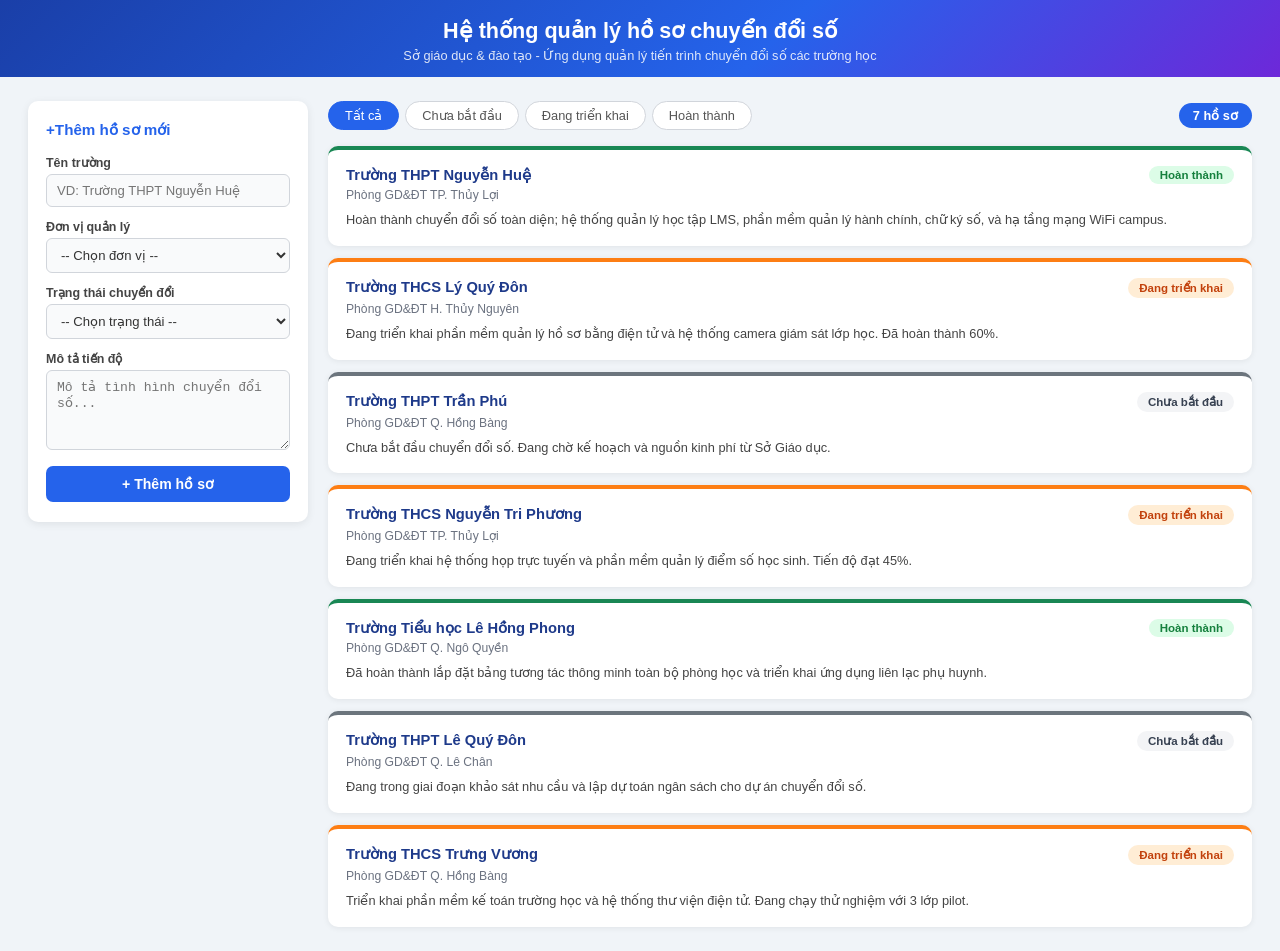
<file: index.html>
<!DOCTYPE html>
<html lang="vi">

<head>
    <meta charset="UTF-8" />
    <meta name="viewport" content="width=device-width, initial-scale=1.0" />
    <title>Quản lý danh sách sản phẩm</title>
    <link rel="stylesheet" href="css/style.css" />
</head>

<body>
    <div class="container">

        <!-- Header -->
        <div class="app-header">
            <h1>Hệ thống quản lý hồ sơ chuyển đổi số</h1>
            <p>Sở giáo dục &amp; đào tạo - Ứng dụng quản lý tiến trình chuyển đổi số các trường học</p>
        </div>

        <div class="main-layout">

    
            <div class="card-section">
                <h5>+Thêm hồ sơ mới</h5>

                <form id="product-form" novalidate>

                    <div class="form-group">
                        <label for="inp-name">Tên trường</label>
                        <input type="text" id="inp-name" placeholder="VD: Trường THPT Nguyễn Huệ" />
                    </div>

                    <div class="form-group">
                        <label for="inp-category">Đơn vị quản lý</label>
                        <select id="inp-category">
                            <option value="">-- Chọn đơn vị --</option>
                            <option>Phòng GD&ĐT TP. Thủy Lợi</option>
                            <option>Phòng GD&ĐT H. Thủy Nguyên</option>
                            <option>Phòng GD&ĐT Q. Hồng Bàng</option>
                            <option>Phòng GD&ĐT Q. Ngô Quyềnn</option>

                        </select>
                    </div>

                    <div class="form-group">
                        <label for="inp-trangthai">Trạng thái chuyển đổi</label>
                        <select id="inp-trangthai">
                            <option value="">-- Chọn trạng thái --</option>
                            <option value="chua-bat-dau">Chưa bắt đầu</option>
                            <option value="dang-trien-khai">Đang triển khai</option>
                            <option value="hoan-thanh">Hoàn thành</option>
                        </select>
                    </div>

                    <div class="form-group">
                        <label for="inp-mota">Mô tả tiến độ</label>
                        <textarea id="inp-mota" placeholder="Mô tả tình hình chuyển đổi số..."></textarea>
                    </div>

                    <div class="btn-group">
                        <button type="submit" class="btn-primary">+ Thêm hồ sơ</button>
                    </div>

                </form>
            </div>

    
            <div class="content-panel">
                <div class="filter-bar">
                    <div class="tabs">
                        <button class="tab-btn active" data-filter="tat-ca">Tất cả</button>
                        <button class="tab-btn" data-filter="chua-bat-dau">Chưa bắt đầu</button>
                        <button class="tab-btn" data-filter="dang-trien-khai">Đang triển khai</button>
                        <button class="tab-btn" data-filter="hoan-thanh">Hoàn thành</button>
                    </div>
                    <span class="total-badge" id="total-badge">0 hồ sơ</span>
                </div>
                <div class="record-list" id="record-list"></div>
            </div>

        </div>
    </div>

    <script src="data/data.js"></script>
    <script src="js/app.js"></script>
</body>

</html>
</file>
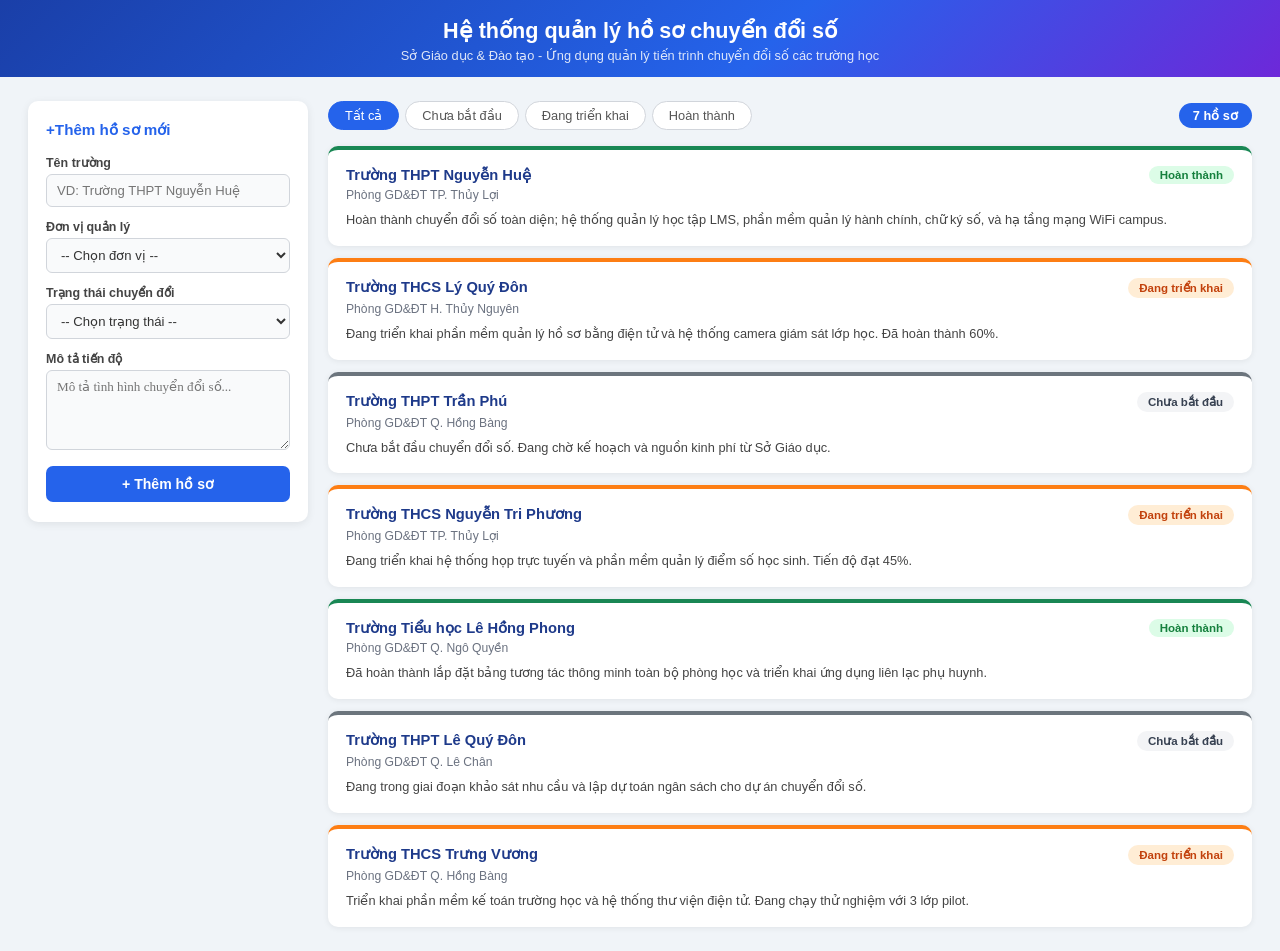
<file: html/index.html>
<!DOCTYPE html>
<html lang="vi">

<head>
    <meta charset="UTF-8" />
    <meta name="viewport" content="width=device-width, initial-scale=1.0" />
    <title>Quản lý hồ sơ chuyển đổi số</title>
    <link rel="stylesheet" href="css/style.css" />
</head>

<body>
    <div class="container">

        <header>
            <div class="app-header">
                <h1>Hệ thống quản lý hồ sơ chuyển đổi số</h1>
                <p>Sở Giáo dục & Đào tạo - Ứng dụng quản lý tiến trình chuyển đổi số các trường học</p>
            </div>
        </header>
        <main>
        <div class="main-layout">


            <div class="card-section">
                <h5>+Thêm hồ sơ mới</h5>

                <form id="product-form" novalidate>

                    <div class="form-group">
                        <label for="inp-name">Tên trường</label>
                        <input type="text" id="inp-name" placeholder="VD: Trường THPT Nguyễn Huệ" />
                    </div>

                    <div class="form-group">
                        <label for="inp-category">Đơn vị quản lý</label>
                        <select id="inp-category">
                            <option value="">-- Chọn đơn vị --</option>
                            <option>Phòng GD&ĐT TP. Thủy Lợi</option>
                            <option>Phòng GD&ĐT H. Thủy Nguyên</option>
                            <option>Phòng GD&ĐT Q. Hồng Bàng</option>
                            <option>Phòng GD&ĐT Q. Ngô Quyềnn</option>

                        </select>
                    </div>

                    <div class="form-group">
                        <label for="inp-trangthai">Trạng thái chuyển đổi</label>
                        <select id="inp-trangthai">
                            <option value="">-- Chọn trạng thái --</option>
                            <option value="chua-bat-dau">Chưa bắt đầu</option>
                            <option value="dang-trien-khai">Đang triển khai</option>
                            <option value="hoan-thanh">Hoàn thành</option>
                        </select>
                    </div>

                    <div class="form-group">
                        <label for="inp-mota">Mô tả tiến độ</label>
                        <textarea id="inp-mota" style="font-family: 'Times New Roman', Times, serif;"
                            placeholder="Mô tả tình hình chuyển đổi số..."></textarea>
                    </div>

                    <div class="btn-group">
                        <button type="submit" class="btn-primary">+ Thêm hồ sơ</button>
                    </div>

                </form>
            </div>


            <div class="content-panel">
                <div class="filter-bar">
                    <div class="tabs">
                        <button class="tab-btn active" data-filter="tat-ca">Tất cả</button>
                        <button class="tab-btn" data-filter="chua-bat-dau">Chưa bắt đầu</button>
                        <button class="tab-btn" data-filter="dang-trien-khai">Đang triển khai</button>
                        <button class="tab-btn" data-filter="hoan-thanh">Hoàn thành</button>
                    </div>
                    <span class="total-badge" id="total-badge">0 hồ sơ</span>
                </div>
                <div class="record-list" id="record-list"></div>
            </div>

        </div>
    </div>
    </main>
    <script src="data/data.js"></script>
    <script src="js/app.js"></script>
</body>

</html>
</file>
<file: css/style.css>
* {
    box-sizing: border-box;
    margin: 0;
    padding: 0;
}

body {
    font-family: "Segoe UI", Arial, sans-serif;
    background: #f0f4f8;
    color: #222;
    min-height: 100vh;
}


.container {
    max-width: 100%;
    margin: 0 auto;
}


.app-header {
    background: linear-gradient(135deg, #1a3fa8 0%, #2563eb 60%, #6d28d9 100%);
    color: #fff;
    text-align: center;
    padding: 18px 16px 14px;
    width: 100%;
}

.app-header h1 {
    font-size: 1.35rem;
    font-weight: 700;
}

.app-header p {
    font-size: 0.8rem;
    opacity: 0.85;
    margin-top: 4px;
}


.main-layout {
    display: flex;
    gap: 20px;
    padding: 24px 28px;
    align-items: flex-start;
}


.card-section {
    width: 280px;
    flex-shrink: 0;
    background: #fff;
    border-radius: 10px;
    padding: 20px 18px;
    box-shadow: 0 2px 8px rgba(0, 0, 0, 0.08);
}

.card-section h5 {
    font-size: 0.95rem;
    font-weight: 700;
    color: #2563eb;
    margin-bottom: 16px;
}


.form-group {
    margin-bottom: 12px;
}

.form-group label {
    display: block;
    font-size: 0.78rem;
    font-weight: 600;
    color: #444;
    margin-bottom: 4px;
}

.form-group input,
.form-group select,
.form-group textarea {
    width: 100%;
    padding: 8px 10px;
    border: 1px solid #d1d5db;
    border-radius: 6px;
    font-size: 0.82rem;
    color: #333;
    background: #f9fafb;
    outline: none;
    transition: border-color 0.2s;
}

.form-group input:focus,
.form-group select:focus,
.form-group textarea:focus {
    border-color: #2563eb;
    background: #fff;
}

.form-group textarea {
    height: 80px;
    resize: vertical;
}

.btn-group {
    margin-top: 4px;
}

.btn-primary {
    width: 100%;
    padding: 10px;
    background: #2563eb;
    color: #fff;
    border: none;
    border-radius: 7px;
    font-size: 0.88rem;
    font-weight: 600;
    cursor: pointer;
    transition: background 0.2s;
}

.btn-primary:hover {
    background: #1d4ed8;
}


.content-panel {
    flex: 1;
    min-width: 0;
}


.filter-bar {
    display: flex;
    align-items: center;
    justify-content: space-between;
    margin-bottom: 16px;
    flex-wrap: wrap;
    gap: 10px;
}

.tabs {
    display: flex;
    gap: 6px;
    flex-wrap: wrap;
}

.tab-btn {
    padding: 6px 16px;
    border-radius: 20px;
    border: 1px solid #d1d5db;
    background: #fff;
    font-size: 0.8rem;
    cursor: pointer;
    color: #555;
    transition: all 0.2s;
}

.tab-btn:hover {
    background: #eff6ff;
    border-color: #93c5fd;
}

.tab-btn.active {
    background: #2563eb;
    color: #fff;
    border-color: #2563eb;
}

.total-badge {
    background: #2563eb;
    color: #fff;
    border-radius: 20px;
    padding: 5px 14px;
    font-size: 0.8rem;
    font-weight: 600;
}


.record-list {
    display: flex;
    flex-direction: column;
    gap: 12px;
}


.record-card {
    background: #fff;
    border-radius: 10px;
    padding: 16px 18px;
    box-shadow: 0 1px 6px rgba(0, 0, 0, 0.07);
    border-top: 4px solid #d1d5db;
}

.record-card[data-status="hoan-thanh"]      { border-top-color: #198754; }
.record-card[data-status="dang-trien-khai"] { border-top-color: #FD7E14; }
.record-card[data-status="chua-bat-dau"]    { border-top-color: #6C757D; }

.card-top {
    display: flex;
    align-items: flex-start;
    justify-content: space-between;
    gap: 10px;
    margin-bottom: 4px;
}

.card-title {
    font-size: 0.92rem;
    font-weight: 700;
    color: #1e3a8a;
}

.status-badge {
    display: inline-block;
    padding: 3px 11px;
    border-radius: 20px;
    font-size: 0.72rem;
    font-weight: 600;
    white-space: nowrap;
}

.status-badge.hoan-thanh      { background: #dcfce7; color: #15803d; }
.status-badge.dang-trien-khai { background: #ffedd5; color: #c2410c; }
.status-badge.chua-bat-dau    { background: #f3f4f6; color: #374151; }

.card-dvql {
    font-size: 0.76rem;
    color: #6b7280;
    margin-bottom: 8px;
}

.card-mota {
    font-size: 0.8rem;
    font-family:"Segoe UI", Arial, sans-serif; ;
    color: #444;
    line-height: 1.55;
}

.card-actions {
    display: flex;
    gap: 8px;
    margin-top: 12px;
    justify-content: flex-end;
}

.btn-action {
    padding: 5px 14px;
    border-radius: 6px;
    border: none;
    font-size: 0.75rem;
    font-weight: 600;
    cursor: pointer;
    transition: opacity 0.2s;
}

.btn-action:hover { opacity: 0.8; }
.btn-edit         { background: #eff6ff; color: #2563eb; }
.btn-delete       { background: #fef2f2; color: #dc2626; }

/* ===== EMPTY STATE ===== */
.empty-state {
    text-align: center;
    padding: 50px 20px;
    color: #9ca3af;
    font-size: 0.88rem;
}

/* ===== RESPONSIVE ===== */
@media (max-width: 700px) {
    .main-layout {
        flex-direction: column;
        padding: 16px;
    }

    .card-section {
        width: 100%;
    }
}
</file>
<file: html/css/style.css>
* {
    box-sizing: border-box;
    margin: 0;
    padding: 0;
}

body {
    font-family: "Segoe UI", Arial, sans-serif;
    background: #f0f4f8;
    color: #222;
    min-height: 100vh;
}


.container {
    max-width: 100%;
    margin: 0 auto;
}


.app-header {
    background: linear-gradient(135deg, #1a3fa8 0%, #2563eb 60%, #6d28d9 100%);
    color: #fff;
    text-align: center;
    padding: 18px 16px 14px;
    width: 100%;
}

.app-header h1 {
    font-size: 1.35rem;
    font-weight: 700;
}

.app-header p {
    font-size: 0.8rem;
    opacity: 0.85;
    margin-top: 4px;
}


.main-layout {
    display: flex;
    gap: 20px;
    padding: 24px 28px;
    align-items: flex-start;
}


.card-section {
    width: 280px;
    flex-shrink: 0;
    background: #fff;
    border-radius: 10px;
    padding: 20px 18px;
    box-shadow: 0 2px 8px rgba(0, 0, 0, 0.08);
}

.card-section h5 {
    font-size: 0.95rem;
    font-weight: 700;
    color: #2563eb;
    margin-bottom: 16px;
}


.form-group {
    margin-bottom: 12px;
}

.form-group label {
    display: block;
    font-size: 0.78rem;
    font-weight: 600;
    color: #444;
    margin-bottom: 4px;
}

.form-group input,
.form-group select,
.form-group textarea {
    width: 100%;
    padding: 8px 10px;
    border: 1px solid #d1d5db;
    border-radius: 6px;
    font-size: 0.82rem;
    color: #333;
    background: #f9fafb;
    outline: none;
    transition: border-color 0.2s;
}

.form-group input:focus,
.form-group select:focus,
.form-group textarea:focus {
    border-color: #2563eb;
    background: #fff;
}

.form-group textarea {
    height: 80px;
    resize: vertical;
}

.btn-group {
    margin-top: 4px;
}

.btn-primary {
    width: 100%;
    padding: 10px;
    background: #2563eb;
    color: #fff;
    border: none;
    border-radius: 7px;
    font-size: 0.88rem;
    font-weight: 600;
    cursor: pointer;
    transition: background 0.2s;
}

.btn-primary:hover {
    background: #1d4ed8;
}


.content-panel {
    flex: 1;
    min-width: 0;
}


.filter-bar {
    display: flex;
    align-items: center;
    justify-content: space-between;
    margin-bottom: 16px;
    flex-wrap: wrap;
    gap: 10px;
}

.tabs {
    display: flex;
    gap: 6px;
    flex-wrap: wrap;
}

.tab-btn {
    padding: 6px 16px;
    border-radius: 20px;
    border: 1px solid #d1d5db;
    background: #fff;
    font-size: 0.8rem;
    cursor: pointer;
    color: #555;
    transition: all 0.2s;
}

.tab-btn:hover {
    background: #eff6ff;
    border-color: #93c5fd;
}

.tab-btn.active {
    background: #2563eb;
    color: #fff;
    border-color: #2563eb;
}

.total-badge {
    background: #2563eb;
    color: #fff;
    border-radius: 20px;
    padding: 5px 14px;
    font-size: 0.8rem;
    font-weight: 600;
}


.record-list {
    display: flex;
    flex-direction: column;
    gap: 12px;
}


.record-card {
    background: #fff;
    border-radius: 10px;
    padding: 16px 18px;
    box-shadow: 0 1px 6px rgba(0, 0, 0, 0.07);
    border-top: 4px solid #d1d5db;
}

.record-card[data-status="hoan-thanh"]      { border-top-color: #198754; }
.record-card[data-status="dang-trien-khai"] { border-top-color: #FD7E14; }
.record-card[data-status="chua-bat-dau"]    { border-top-color: #6C757D; }

.card-top {
    display: flex;
    align-items: flex-start;
    justify-content: space-between;
    gap: 10px;
    margin-bottom: 4px;
}

.card-title {
    font-size: 0.92rem;
    font-weight: 700;
    color: #1e3a8a;
}

.status-badge {
    display: inline-block;
    padding: 3px 11px;
    border-radius: 20px;
    font-size: 0.72rem;
    font-weight: 600;
    white-space: nowrap;
}

.status-badge.hoan-thanh      { background: #dcfce7; color: #15803d; }
.status-badge.dang-trien-khai { background: #ffedd5; color: #c2410c; }
.status-badge.chua-bat-dau    { background: #f3f4f6; color: #374151; }

.card-dvql {
    font-size: 0.76rem;
    color: #6b7280;
    margin-bottom: 8px;
}

.card-mota {
    font-size: 0.8rem;
    font-family:"Segoe UI", Arial, sans-serif; ;
    color: #444;
    line-height: 1.55;
}

.card-actions {
    display: flex;
    gap: 8px;
    margin-top: 12px;
    justify-content: flex-end;
}

.btn-action {
    padding: 5px 14px;
    border-radius: 6px;
    border: none;
    font-size: 0.75rem;
    font-weight: 600;
    cursor: pointer;
    transition: opacity 0.2s;
}

.btn-action:hover { opacity: 0.8; }
.btn-edit         { background: #eff6ff; color: #2563eb; }
.btn-delete       { background: #fef2f2; color: #dc2626; }

/* ===== EMPTY STATE ===== */
.empty-state {
    text-align: center;
    padding: 50px 20px;
    color: #9ca3af;
    font-size: 0.88rem;
}

/* ===== RESPONSIVE ===== */
@media (max-width: 700px) {
    .main-layout {
        flex-direction: column;
        padding: 16px;
    }

    .card-section {
        width: 100%;
    }
}
</file>
